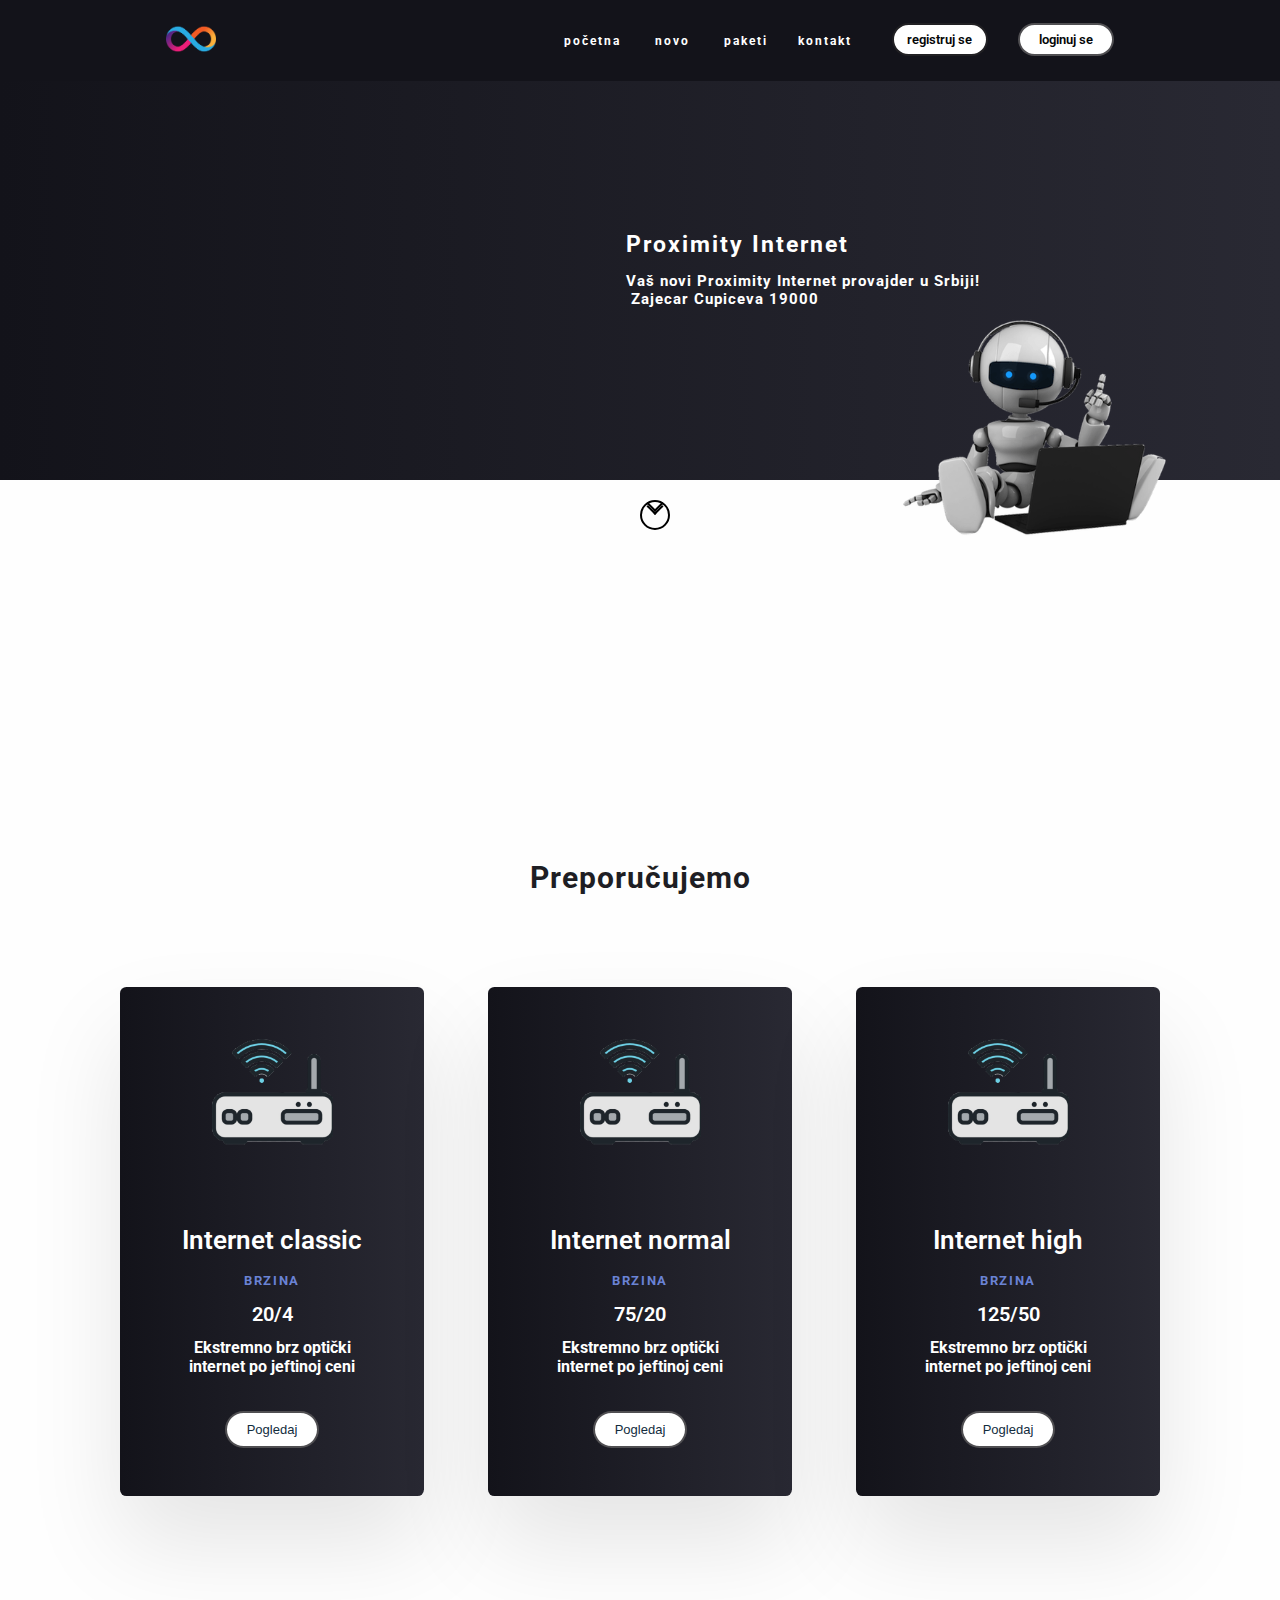
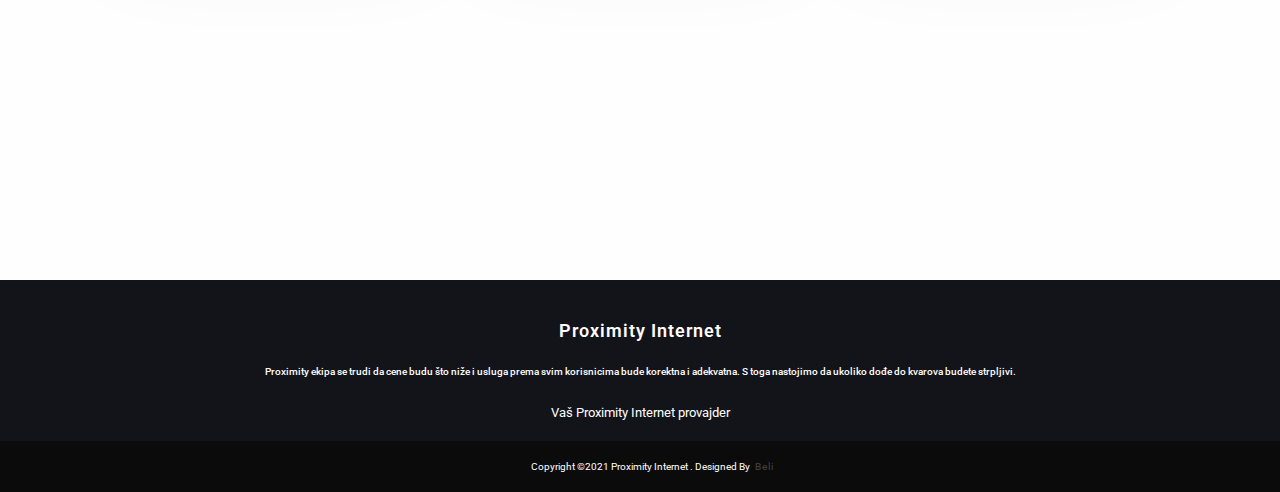
<file: index.html>
<!DOCTYPE html>
<html>
    <head>

        <!-- Tagovi -->

        <meta charset="UTF-8">
        <meta name="viewport" content="width=device-width, initial-scale=1.0">
        <meta name="description" content="Proximity Internet Provajder">
        <meta name="keywords" content="Internet,Provajder,Srpski provajder">
        <meta name="author" content="Aleksandar Belic">
        <!-- kraj -->

        <!-- style -->
        
        <title>.::Proximity::.</title>
        <link rel="stylesheet" href="style.css">
        <link rel="shortcut icon" type="image/png" href="logo.png">
        <link rel="preconnect" href="https://fonts.googleapis.com">
        <link rel="preconnect" href="https://fonts.gstatic.com" crossorigin>
        <link rel="preconnect" href="https://fonts.googleapis.com">
        <link rel="preconnect" href="https://fonts.gstatic.com" crossorigin>
        <link href="https://fonts.googleapis.com/css2?family=Open+Sans:wght@300&family=Roboto:wght@100;300&display=swap" rel="stylesheet">
        <!-- kraj style -->

    <body> 
       
       <!-- prva strana -->
       <!-- log in i registracija button u php forma nekad -->
     <section class="strana-1">
       <div class="container22">
         <section class="strana">
        <header class="header">
            <nav>
              <a href="index.html">
            <img class="logo" src="logo.png" alt="" width="50px;" height="50px" class="logo" >
            </a>
            <div class="tab">
            <ul class="linkovi">
                <li><a href="index.html" class="cool-link">početna</a></li>
                <li><a href="novo/novo.html" class="cool-link">novo</a></li>
                <li><a href="paketi/paketi.html" class="paket">paketi</a></li>
            </ul>

            <p class="kc"><span class="tooltip" data-tooltip="000-000-0000">kontakt</span></p>
            <a href="registrujse/reg.html">
              <button  class="registracija">registruj se</button>
              </a>
              <a href="login/login.html">
              <button class="login">loginuj se</button>
              </a>
            </div>
        </header>
        <!-- gotov tab -->

    <!-- Info sa slikom -->
    <div class="container1">
    <div class="pozadinagornja">
    <div class="info">
         <img src="robot.png" alt="" class="robot">
            <div class="celina">
                <h2 class="naslov">Proximity Internet</h2>
                <p class="vas"><strong>Vaš novi Proximity Internet provajder u Srbiji!</strong></p>
                <a href="https://www.google.com/maps/place/%C4%8Cupi%C4%87eva,+%D0%97%D0%B0%D1%98%D0%B5%D1%87%D0%B0%D1%80/@43.9022582,22.2653335,17z/data=!3m1!4b1!4m5!3m4!1s0x47547344c3006b6b:0xc0fa3605ce7b99ca!8m2!3d43.9022544!4d22.2675222" class="adresa" target="_blank"><strong>Zajecar Cupiceva 19000</strong></a></p>
            </div>
            <a href="#strana2">
            <div class="dolebutton"></div>
        </div>
      </a>
      </div>
      </div>
      </section>
      <!-- kraj prve strane -->
      <!-- kraj info -->
    
       <!-- druga strana -->
      <section id="strana2">
        
        
    <!-- kartice -->
    <h2 class="preporuka">Preporučujemo</h2>
    <div class="sve">
      <div class="grid">
        <div class="grid-item">
          <div class="kartica">
            <img class="card-img" src="modem.png" alt="" />
            <div class="card-content">
              <h1 class="card-header">Internet classic</h1>
              <h2 class="nazivpaketa">BRZINA</h2>
              <h3 class="protokol">20/4</h3>
              <h4 class="infopaketa">Ekstremno brz optički internet po jeftinoj ceni</h4>
              <a href="kartica/kartica.html" class="lin">
              <button class="card-btn">Pogledaj</button>
            </a>
            </div>
          </div>
        </div>
        <div class="grid-item">
          <div class="kartica">
            <img class="card-img" src="modem.png" alt=""/>
            <div class="card-content">
              <h1 class="card-header">Internet normal</h1>
              <h2 class="nazivpaketa">BRZINA</h2>
              <h3 class="protokol">75/20</h3>
              <h4 class="infopaketa">Ekstremno brz optički internet po jeftinoj ceni</h4>
              <a href="kartica/kartica.html" class="lin">
              <button class="card-btn">Pogledaj </button>
              </a>
            </div>
          </div>
        </div>
        <div class="grid-item">
          <div class="kartica">
            <img class="card-img" src="modem.png" alt="" />
            <div class="card-content">
              <h1 class="card-header">Internet high</h1>
              <h2 class="nazivpaketa">BRZINA</h2>
              <h3 class="protokol">125/50</h3>
              <h4 class="infopaketa">Ekstremno brz optički internet po jeftinoj ceni</h4>
              <a href="kartica/kartica.html" class="lin">
              <button class="card-btn">Pogledaj</button>
              </a>
            </div>
          </div>
        </div>
      </div>  
     </div>
     </div>
     </section>
<!-- kraj kartica -->
    


      <!-- Footer -->
     
        <footer>
            <div class="footer-content">
                <h3>Proximity Internet</h3>
                <p>Proximity ekipa se trudi da cene budu što niže i usluga prema svim korisnicima bude korektna i adekvatna.
                    S toga nastojimo da ukoliko dođe do kvarova budete strpljivi.</p>
                 <a href="#" class="provajder">Vaš Proximity Internet provajder</a>
             </div>
             <div class="footer-bottom">
                 <p>Copyright &copy;2021 Proximity Internet . Designed By <span class="athname">Beli</span></p>
             </div>
        </footer>
       
        <!-- gotov Footer -->
        
        
    </body>
</html>
</file>
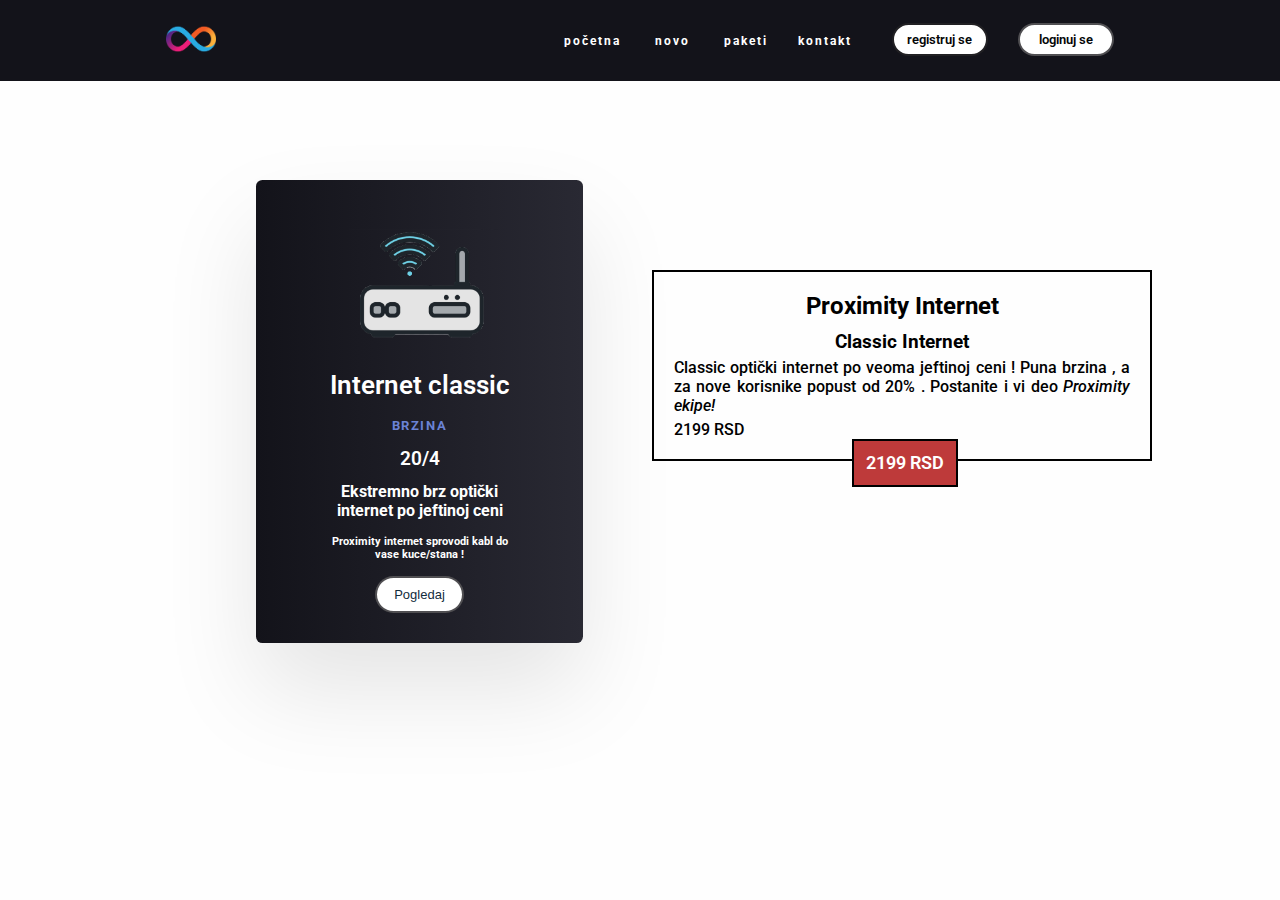
<file: kartica/kartica.html>
<!DOCTYPE html>
<html lang="en">
<head>
    <meta charset="UTF-8">
    <meta name="viewport" content="width=device-width, initial-scale=1.0">
    <meta name="description" content="Proximity Internet Provajder">
    <meta name="keywords" content="Internet,Provajder,Srpski provajder">
    <meta name="author" content="Aleksandar Belic">
    <title>.::Proximity::.</title>
    <link rel="stylesheet" href="kartica.css">
    <link rel="shortcut icon" type="image/png" href="logo.png">
    <link rel="preconnect" href="https://fonts.googleapis.com">
    <link rel="preconnect" href="https://fonts.gstatic.com" crossorigin>
    <link rel="preconnect" href="https://fonts.googleapis.com">
    <link rel="preconnect" href="https://fonts.gstatic.com" crossorigin>
    <link href="https://fonts.googleapis.com/css2?family=Open+Sans:wght@300&family=Roboto:wght@100;300&display=swap" rel="stylesheet">
</head>
<body>
    
    <header class="header">
        <nav>
          <a href="index.html">
        <img class="logo" src="logo.png" alt="" width="50px;" height="50px" class="logo" >
        </a>
        <div class="tab">
        <ul class="linkovi">
            <li><a href="../index.html" class="cool-link">početna</a></li>
            <li><a href="../novo/novo.html" class="cool-link">novo</a></li>
            <li><a href="../paketi/paketi.html" class="paket">paketi</a></li>
        </ul>

        <p class="kc"><span class="tooltip" data-tooltip="000-000-0000">kontakt</span></p>
        <a href="../registrujse/reg.html">
          <button  class="registracija">registruj se</button>
          </a>
          <a href="../login/login.html">
          <button class="login">loginuj se</button>
          </a>
        </div>
    </header>
    <!-- box -->
     <div class="container">
         <div class="box">
           <div class="sv">
           <img class="card-img" src="modem.png" alt="" />
            <div class="card-content">
             <h1 class="card-header">Internet classic</h1>
             <h2 class="nazivpaketa">BRZINA</h2>
             <h3 class="protokol">20/4</h3>
             <h4 class="infopaketa">Ekstremno brz optički internet po jeftinoj ceni</h4>
             <h5 class="kabl">Proximity internet sprovodi kabl do vase kuce/stana !</h5>
             <button class="card-btn">Pogledaj</button>
            </div>
             </div>
           </div>
         <div class="tekst">
            <h1 >Proximity Internet</h1>
            <h2 >Classic Internet</h2>
            <p class="opis">Classic optički internet po veoma jeftinoj ceni ! Puna brzina , a za nove korisnike popust od 20% . Postanite i vi deo <em>Proximity ekipe!</em></p>
            <p class="cena">2199 RSD</p>
            <a href="#" class="cenaa">2199 RSD</a>
         </div>
     </div>
</body>
</html>
</file>
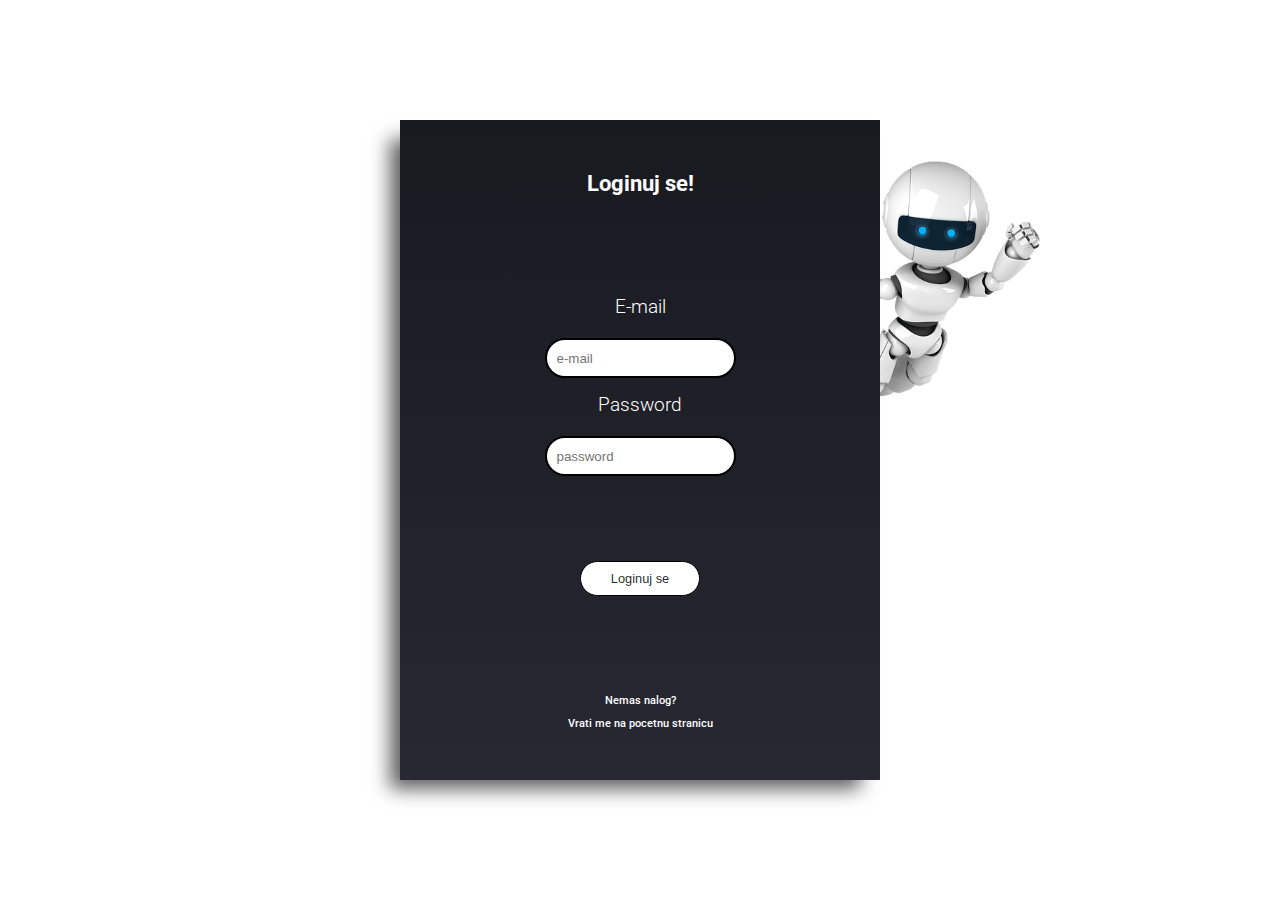
<file: login/login.html>
<!DOCTYPE html>
<html lang="en">
<head>
    <meta charset="UTF-8">
        <meta name="viewport" content="width=device-width, initial-scale=1.0">
        <meta name="description" content="Proximity Internet Provajder">
        <meta name="keywords" content="Internet,Provajder,Srpski provajder">
        <meta name="author" content="Aleksandar Belic">

        <link rel="stylesheet" href="style.css">
        <link rel="shortcut icon" type="image/png" href="logo.png">
        <link rel="preconnect" href="https://fonts.googleapis.com">
        <link rel="preconnect" href="https://fonts.gstatic.com" crossorigin>
        <link rel="preconnect" href="https://fonts.googleapis.com">
        <link rel="preconnect" href="https://fonts.gstatic.com" crossorigin>
        <link href="https://fonts.googleapis.com/css2?family=Open+Sans:wght@300&family=Roboto:wght@100;300&display=swap" rel="stylesheet">
        <title>Loginuj se</title>
</head>
<body>

    <div class="container">
        <div class="robot">
            <img src="robotl1.png" alt="robot" class="robot1">
        </div>
         <div class="box">
             <p class="naslov">Loginuj se!</p>
            <div class="inp">
                <p class="em">E-mail</p>
                <input type="email" placeholder="e-mail" required class="inp1" required>
                <p class="em">Password</p>
                <input type="password" placeholder="password" required class="inp2" required>
            </div>
            <button id="logis">Loginuj se</button>
            <div class="par">
            <a href="../registrujse/reg.html" class="nemas">Nemas nalog?</a>
            <a href="../index.html" class="vratime">Vrati me na pocetnu stranicu</a> 
            </div>
        </div>
        </div>
     </div>
    
</body>
</html>
</file>
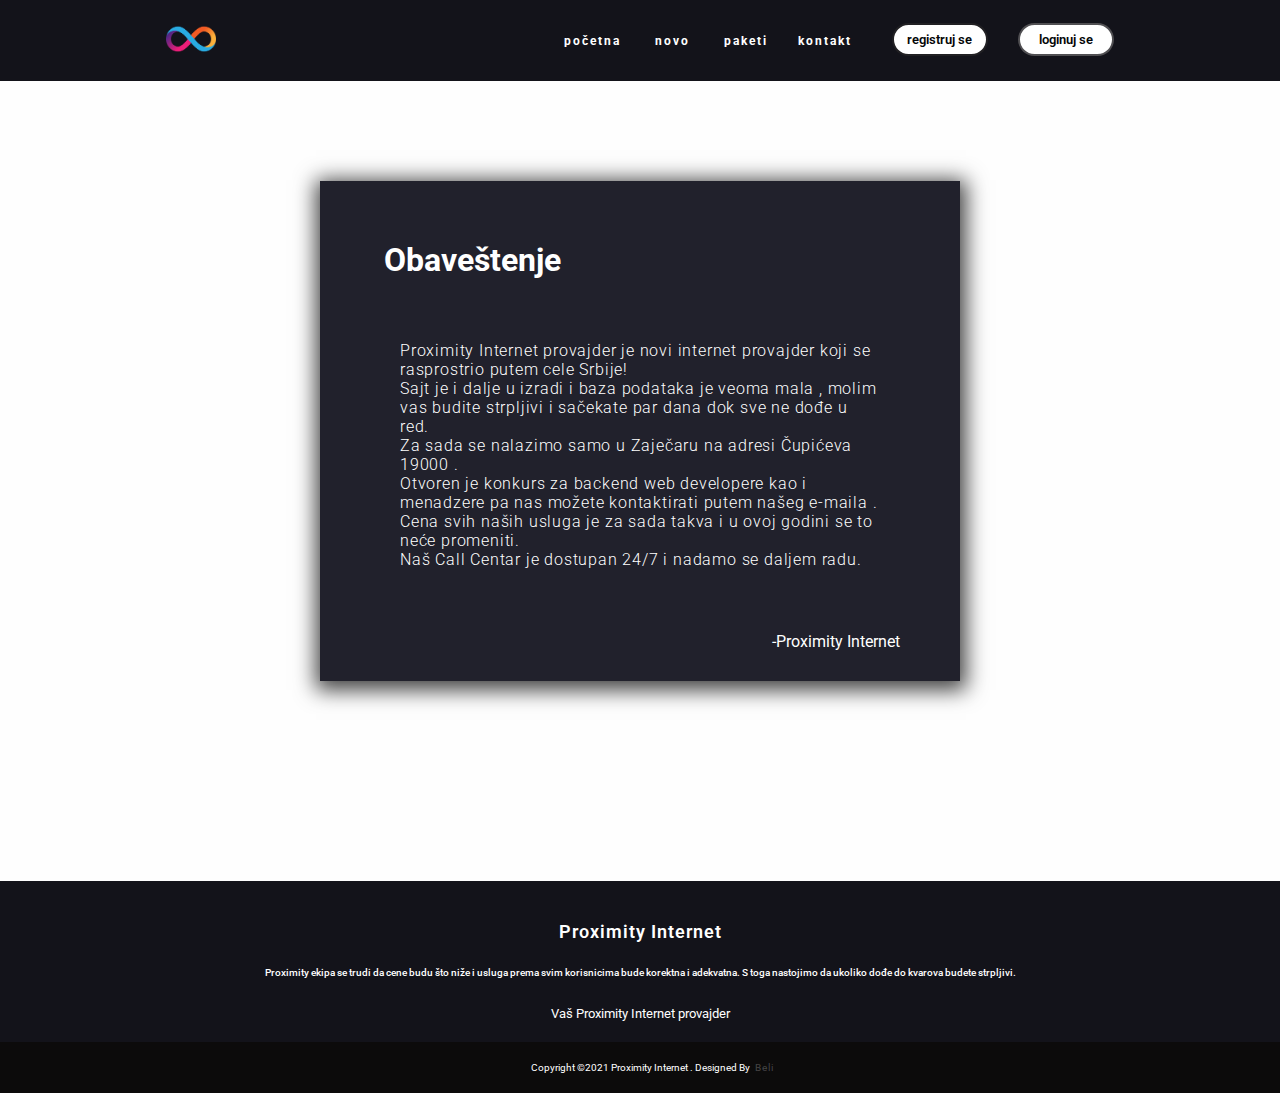
<file: novo/novo.html>
<!DOCTYPE html>
<html>
    <head>

        <!-- Tagovi -->

        <meta charset="UTF-8">
        <meta name="viewport" content="width=device-width, initial-scale=1.0">
        <meta name="description" content="Proximity Internet Provajder">
        <meta name="keywords" content="Internet,Provajder,Srpski provajder">
        <meta name="author" content="Aleksandar Belic">
        <!-- kraj -->

        <!-- style -->
        
        <title>.::Proximity::.</title>
        <link rel="stylesheet" href="novo.css">
        <link rel="shortcut icon" type="image/png" href="logo.png">
        <link rel="preconnect" href="https://fonts.googleapis.com">
        <link rel="preconnect" href="https://fonts.gstatic.com" crossorigin>
        <link rel="preconnect" href="https://fonts.googleapis.com">
        <link rel="preconnect" href="https://fonts.gstatic.com" crossorigin>
        <link href="https://fonts.googleapis.com/css2?family=Open+Sans:wght@300&family=Roboto:wght@100;300&display=swap" rel="stylesheet">
        <!-- kraj style -->
        <body> 
       
         
            <div class="container22">
              <section class="strana">
             <header class="header">
                 <nav>
                   <a href="index.html">
                 <img class="logo" src="logo.png" alt="" width="50px;" height="50px" class="logo" >
                 </a>
                 <div class="tab">
                  <ul class="linkovi">
                      <li><a href="..//index.html" class="cool-link">početna</a></li>
                      <li><a href="..//novo/novo.html" class="cool-link">novo</a></li>
                      <li><a href="../paketi/paketi.html" class="paket">paketi</a></li>
                  </ul>
      
                  <p class="kc"><span class="tooltip" data-tooltip="000-000-0000">kontakt</span></p>
                  <a href="../registrujse/reg.html">
                    <button  class="registracija">registruj se</button>
                    </a>
                    <a href="../login/login.html">
                    <button class="login">loginuj se</button>
                    </a>
                  </div>
                 </nav>
             </header>
           <div class="strana">
           <div class="container">
               <p class="distributer">-Proximity Internet</p>
               <div class="objekat">
                   <div class="tekst1">
                     <h1 class="obv">Obaveštenje</h1>
                </div>
                       <div class="tekst2">
                         <p class="veliki">Proximity Internet provajder je novi internet provajder koji se rasprostrio putem cele Srbije!<br>
                            Sajt je i dalje u izradi i baza podataka je veoma mala , molim vas budite strpljivi i sačekate par dana dok sve ne dođe u red.<br>
                             Za sada se nalazimo samo u Zaječaru na adresi Čupićeva 19000 .<br>Otvoren je konkurs za backend web developere kao i menadzere pa nas možete kontaktirati putem našeg e-maila . <br>
                             Cena svih naših usluga je za sada takva i u ovoj godini se to neće promeniti.<br>Naš Call Centar je dostupan 24/7 i nadamo se daljem radu.
                         </p>
                        
                       </div>
                   
               </div>
           </div>
          </div>





           <footer>
            <div class="footer-content">
                <h3>Proximity Internet</h3>
                <p>Proximity ekipa se trudi da cene budu što niže i usluga prema svim korisnicima bude korektna i adekvatna.
                    S toga nastojimo da ukoliko dođe do kvarova budete strpljivi.</p>
                 <a href="#" class="provajder">Vaš Proximity Internet provajder</a>
             </div>
             <div class="footer-bottom">
                 <p>Copyright &copy;2021 Proximity Internet . Designed By <span class="athname">Beli</span></p>
             </div>
        </footer>
        </body>
        </html
</file>
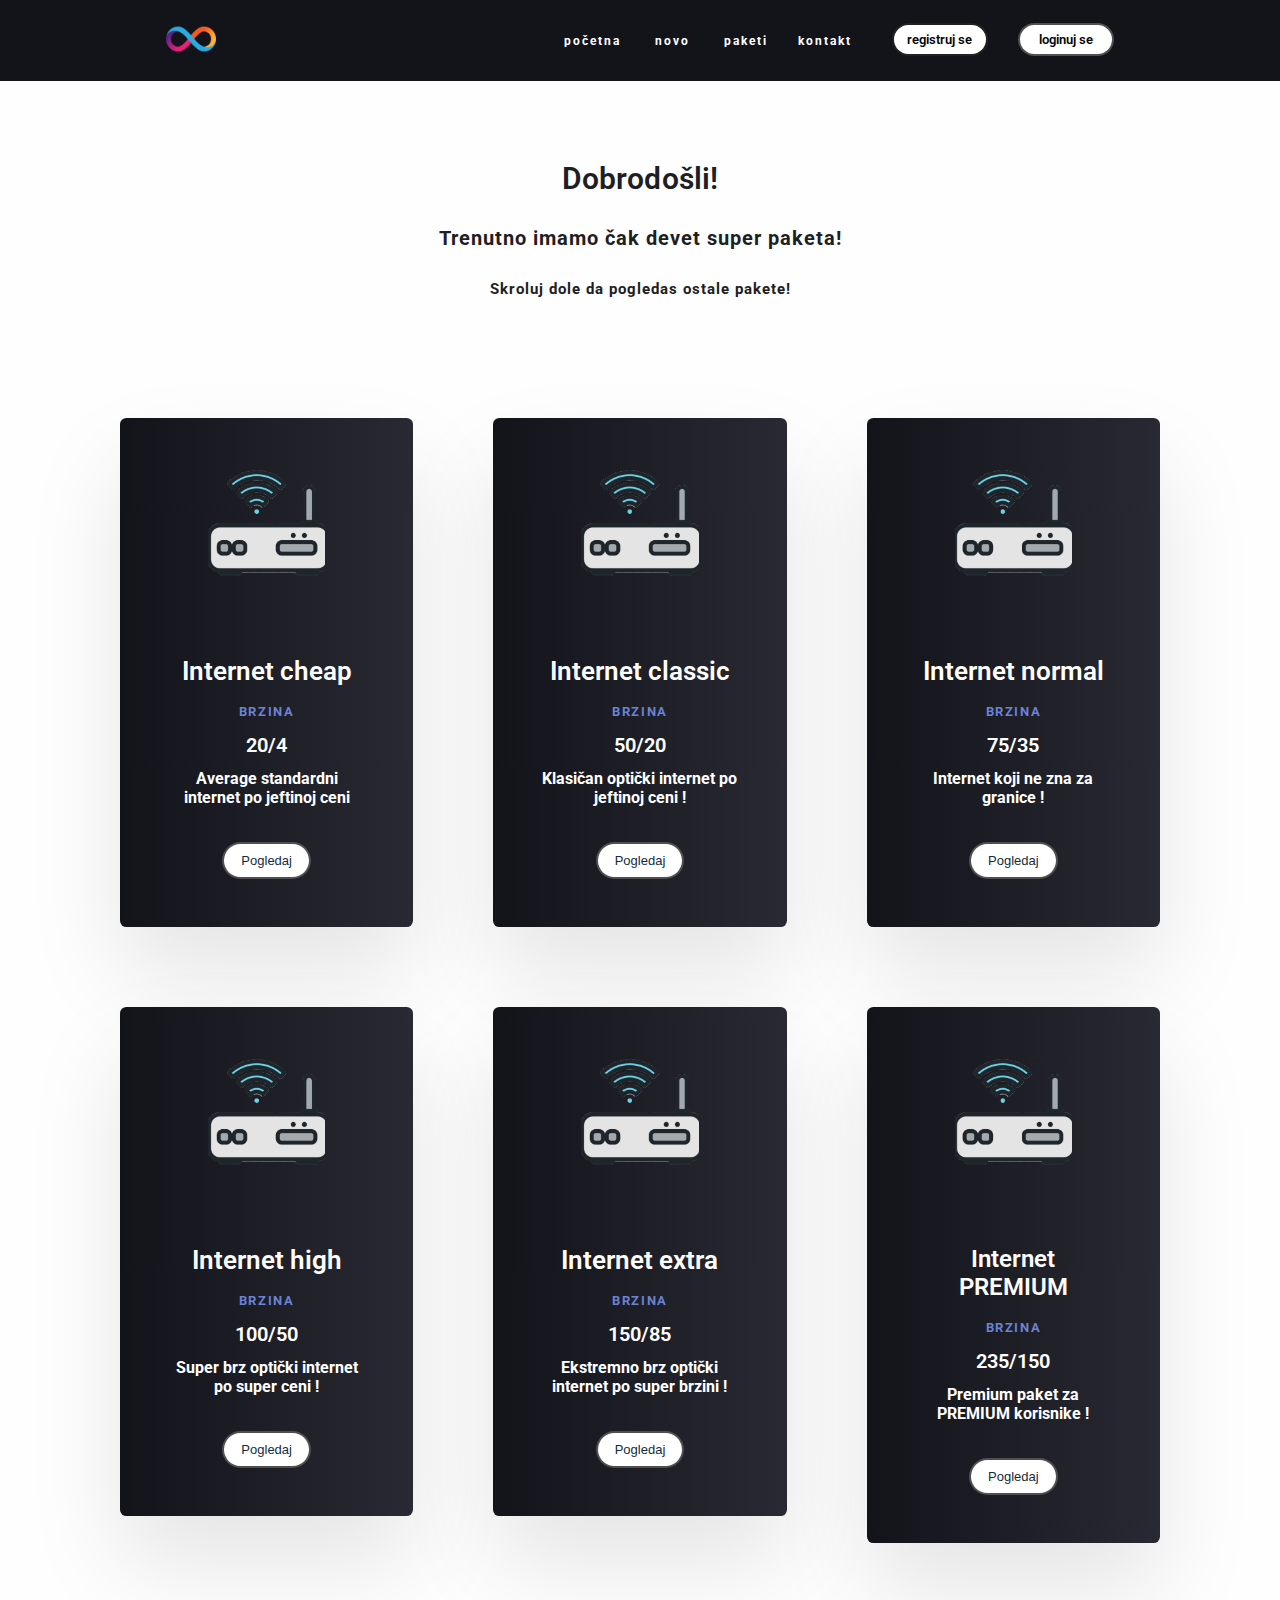
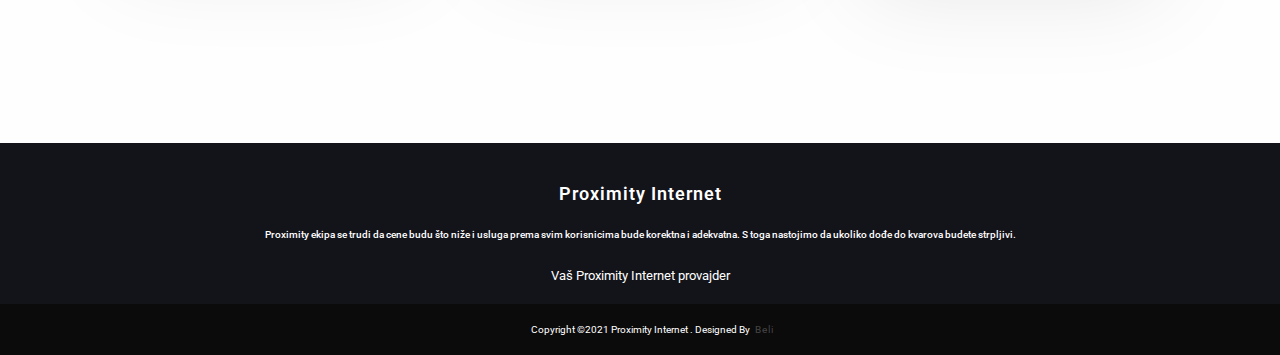
<file: paketi/paketi.html>
<!DOCTYPE html>
<html lang="en">
<head>
        <meta charset="UTF-8">
        <meta name="viewport" content="width=device-width, initial-scale=1.0">
        <meta name="description" content="Proximity Internet Provajder">
        <meta name="keywords" content="Internet,Provajder,Srpski provajder">
        <meta name="author" content="Aleksandar Belic">

        <title>.::Proximity::.</title>
        <link rel="stylesheet" href="paketi.css">
        <link rel="shortcut icon" type="image/png" href="logo.png">
        <link rel="preconnect" href="https://fonts.googleapis.com">
        <link rel="preconnect" href="https://fonts.gstatic.com" crossorigin>
        <link rel="preconnect" href="https://fonts.googleapis.com">
        <link rel="preconnect" href="https://fonts.gstatic.com" crossorigin>
        <link href="https://fonts.googleapis.com/css2?family=Open+Sans:wght@300&family=Roboto:wght@100;300&display=swap" rel="stylesheet">
</head>
<body>
    
    <header class="header">
        <nav>
          <a href="index.html">
        <img class="logo" src="logo.png" alt="" width="50px;" height="50px" class="logo" >
        </a>
        <div class="tab">
        <ul class="linkovi">
            <li><a href="../index.html" class="cool-link">početna</a></li>
            <li><a href="../novo/novo.html" class="cool-link">novo</a></li>
            <li><a href="" class="paket">paketi</a></li>
        </ul>

        <p class="kc"><span class="tooltip" data-tooltip="000-000-0000">kontakt</span></p>
        <a href="../registrujse/reg.html">
          <button  class="registracija">registruj se</button>
          </a>
          <a href="../login/login.html">
          <button class="login">loginuj se</button>
          </a>
        </div>
    </header>
    <!-- container paketa -->
    
    <!-- naslov -->

    <h1 class="glavninaslov">Dobrodošli!</h1>
    <p class="opis">Trenutno imamo čak devet super paketa!</p>
    <p class="opis2">Skroluj dole da pogledas ostale pakete!</p>
     <div class="container">
         <div class="boxevi">
            <div class="grid">
                <div class="grid-item">
                  <div class="kartica">
                    <img class="card-img" src="modem.png" alt="" />
                    <div class="card-content">
                      <h1 class="card-header">Internet cheap</h1>
                      <h2 class="nazivpaketa">BRZINA</h2>
                      <h3 class="protokol">20/4</h3>
                      <h4 class="infopaketa">Average standardni internet po jeftinoj ceni </h4>
                      <button class="card-btn">Pogledaj</button>
                    </div>
                  </div>
                </div>
                <div class="grid-item">
                  <div class="kartica">
                    <img class="card-img" src="modem.png" alt=""/>
                    <div class="card-content">
                      <h1 class="card-header">Internet classic</h1>
                      <h2 class="nazivpaketa">BRZINA</h2>
                      <h3 class="protokol">50/20</h3>
                      <h4 class="infopaketa">Klasičan optički internet po jeftinoj ceni !</h4>
                      <button class="card-btn">Pogledaj </button>
                    </div>
                  </div>
                </div>
                <div class="grid-item">
                  <div class="kartica">
                    <img class="card-img" src="modem.png" alt="" />
                    <div class="card-content">
                      <h1 class="card-header">Internet normal</h1>
                      <h2 class="nazivpaketa">BRZINA</h2>
                      <h3 class="protokol">75/35</h3>
                      <h4 class="infopaketa">Internet koji ne zna za granice !</h4>
                      <button class="card-btn">Pogledaj</button>
                    </div>
                  </div>
                </div>
                <!--  -->
                <div class="grid-item">
                    <div class="kartica">
                      <img class="card-img" src="modem.png" alt="" />
                      <div class="card-content">
                        <h1 class="card-header">Internet high</h1>
                        <h2 class="nazivpaketa">BRZINA</h2>
                        <h3 class="protokol">100/50</h3>
                        <h4 class="infopaketa">Super brz optički internet po super ceni !</h4>
                        <button class="card-btn">Pogledaj</button>
                      </div>
                    </div>
                  </div>
                  <!--   -->
                  <div class="grid-item">
                    <div class="kartica">
                      <img class="card-img" src="modem.png" alt="" />
                      <div class="card-content">
                        <h1 class="card-header">Internet extra</h1>
                        <h2 class="nazivpaketa">BRZINA</h2>
                        <h3 class="protokol">150/85</h3>
                        <h4 class="infopaketa">Ekstremno brz optički internet po super brzini !</h4>
                        <button class="card-btn">Pogledaj</button>
                      </div>
                    </div>
                  </div>
                  <!--  -->
                  <div class="grid-item">
                    <div class="kartica">
                      <img class="card-img" src="modem.png" alt="" />
                      <div class="card-content">
                        <h1 class="card-header-pos">Internet PREMIUM</h1>
                        <h2 class="nazivpaketa">BRZINA</h2>
                        <h3 class="protokol">235/150</h3>
                        <h4 class="infopaketa">Premium paket za PREMIUM korisnike !</h4>
                        <button class="card-btn">Pogledaj</button>
                      </div>
                    </div>
                  </div>
              </div>  
             </div>
             </div>
         </div>
     </div>

     <footer>
        <div class="footer-content">
            <h3>Proximity Internet</h3>
            <p>Proximity ekipa se trudi da cene budu što niže i usluga prema svim korisnicima bude korektna i adekvatna.
                S toga nastojimo da ukoliko dođe do kvarova budete strpljivi.</p>
             <a href="#" class="provajder">Vaš Proximity Internet provajder</a>
         </div>
         <div class="footer-bottom">
             <p>Copyright &copy;2021 Proximity Internet . Designed By <span class="athname">Beli</span></p>
         </div>
    </footer>
</body>
</html>
</file>
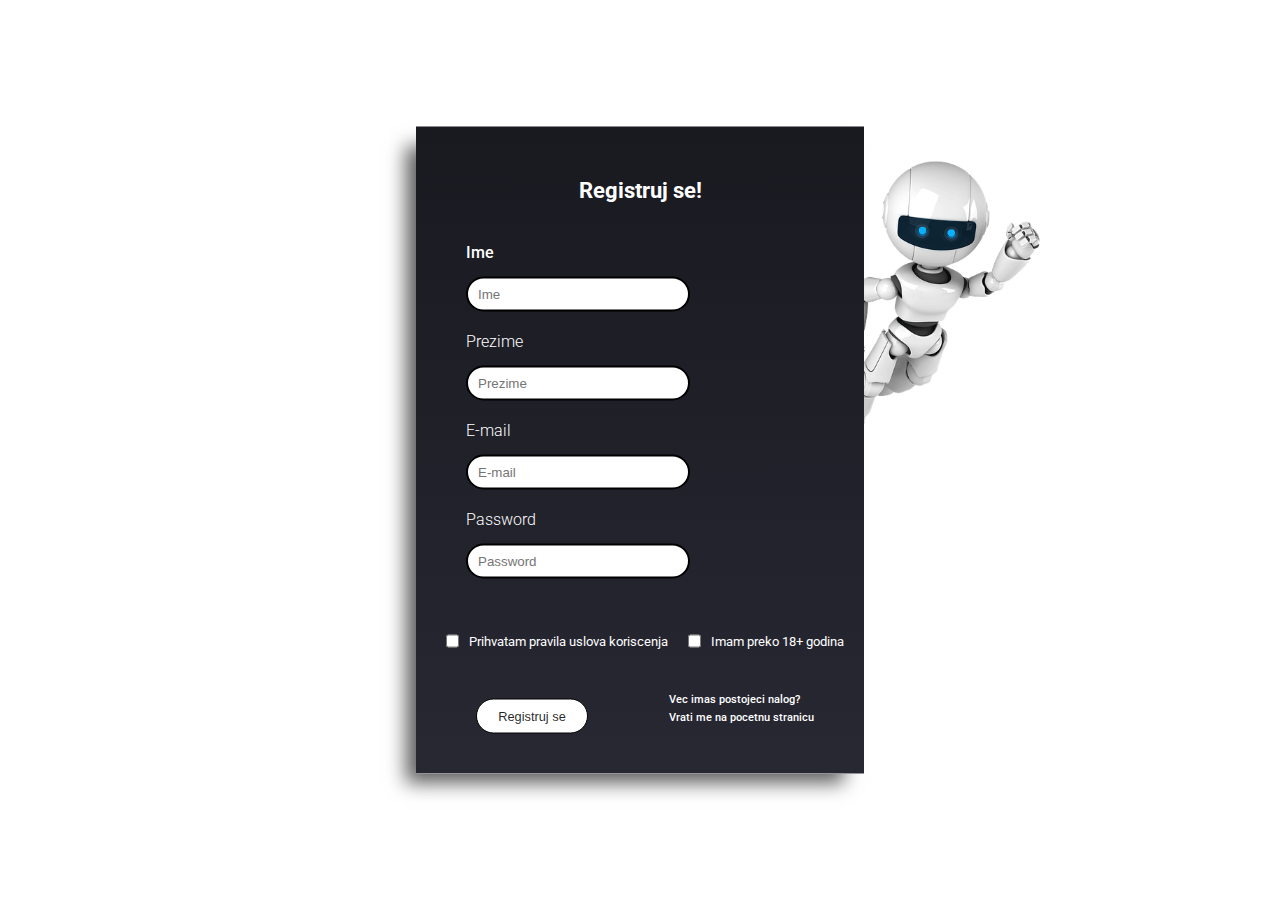
<file: registrujse/reg.html>
<!DOCTYPE html>
<html lang="en">
<head>
    <meta charset="UTF-8">
        <meta name="viewport" content="width=device-width, initial-scale=1.0">
        <meta name="description" content="Proximity Internet Provajder">
        <meta name="keywords" content="Internet,Provajder,Srpski provajder">
        <meta name="author" content="Aleksandar Belic">

        <link rel="stylesheet" href="style.css">
        <link rel="shortcut icon" type="image/png" href="logo.png">
        <link rel="preconnect" href="https://fonts.googleapis.com">
        <link rel="preconnect" href="https://fonts.gstatic.com" crossorigin>
        <link rel="preconnect" href="https://fonts.googleapis.com">
        <link rel="preconnect" href="https://fonts.gstatic.com" crossorigin>
        <link href="https://fonts.googleapis.com/css2?family=Open+Sans:wght@300&family=Roboto:wght@100;300&display=swap" rel="stylesheet">
        <title>Registruj se</title>
</head>
 <body>

      <div class="container">
         <div class="robot">
             <img src="robotl1.png" alt="robot" class="robot1">
         </div>
          <div class="box">
              <p class="naslov">Registruj se!</p>
              <div class="inp">
              <p class="ime">Ime</p>
              <input type="text" placeholder="Ime" required id="inp">
              <p class="prezime">Prezime</p>
              <input type="text" placeholder="Prezime" required id="inp">
              <p class="e-mail">E-mail</p>
              <input type="email" placeholder="E-mail" required id="inp">
              <p class="sifra">Password</p>
              <input type="password" placeholder="Password" required id="inp">
            </div>
            <div class="butoni">
               <input type="checkbox" required class="cek"><span><p class="prih">Prihvatam pravila uslova koriscenja</p></span>
               <input type="checkbox" required class="cek"><span><p>Imam preko 18+ godina</p></span>
            </div>
             <a href="uspesno.html">
              <button id="regis">Registruj se</button>
              </a>
            <div class="vrati">
             <a href="../login/login.html" class="lgo">Vec imas postojeci nalog?</a>
             <a href="../index.html" class="vratime">Vrati me na pocetnu stranicu</a> 
             
             </div>
          </div>
      </div>

</body>
</html>
</file>
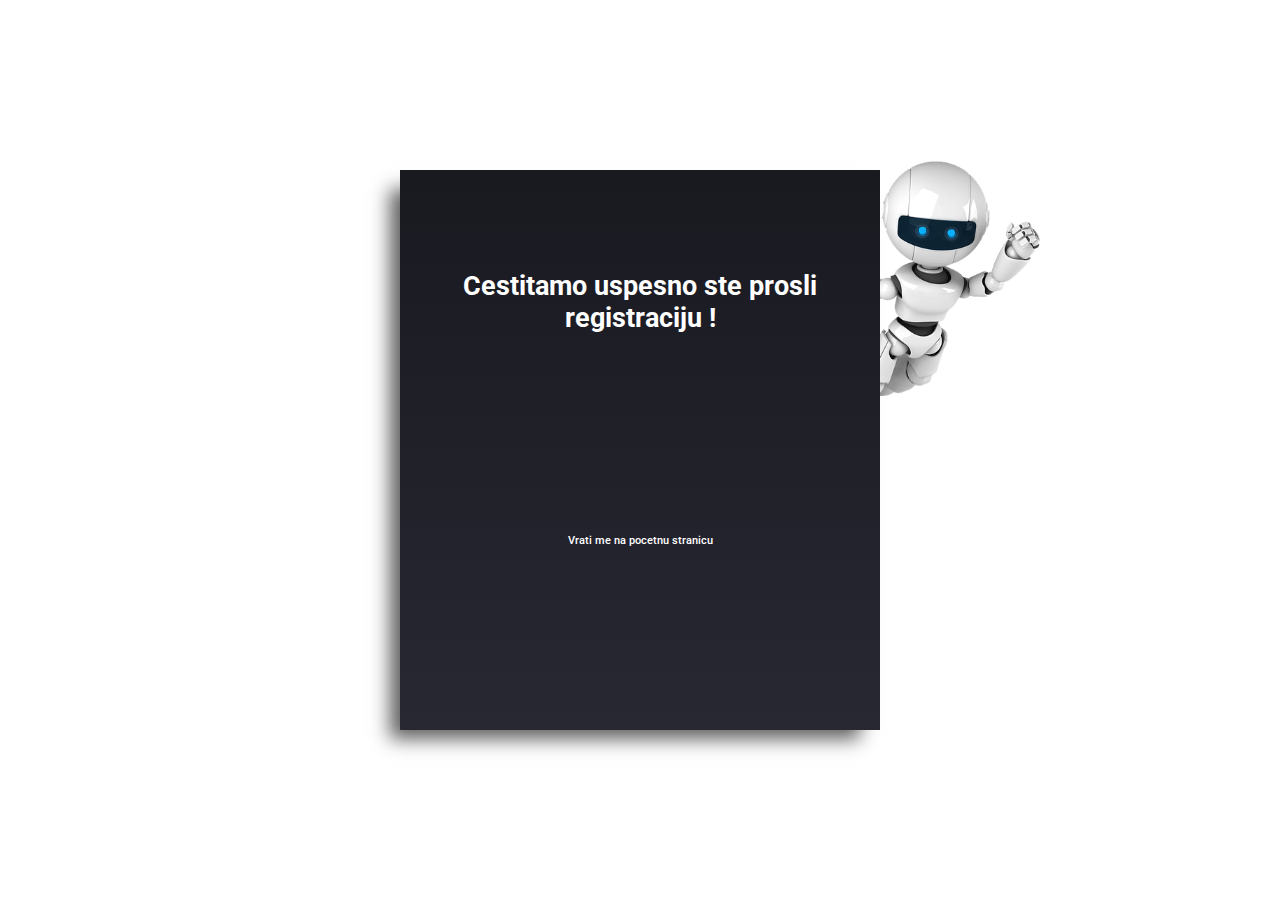
<file: registrujse/uspesno.html>
<!DOCTYPE html>
<html lang="en">
<head>
    <meta charset="UTF-8">
    <meta name="viewport" content="width=device-width, initial-scale=1.0">
    <meta name="description" content="Proximity Internet Provajder">
    <meta name="keywords" content="Internet,Provajder,Srpski provajder">
    <meta name="author" content="Aleksandar Belic">

    <link rel="stylesheet" href="uspesno.css">
    <link rel="shortcut icon" type="image/png" href="logo.png">
    <link rel="preconnect" href="https://fonts.googleapis.com">
    <link rel="preconnect" href="https://fonts.gstatic.com" crossorigin>
    <link rel="preconnect" href="https://fonts.googleapis.com">
    <link rel="preconnect" href="https://fonts.gstatic.com" crossorigin>
    <link href="https://fonts.googleapis.com/css2?family=Open+Sans:wght@300&family=Roboto:wght@100;300&display=swap" rel="stylesheet">
    <title>Cestitamo !</title>
</head>
<body>
    <div class="container">
        <div class="robot">
        <img src="robotl1.png" alt="robot" class="robot1">
    </div>
        <div class="box">
            
            <p class="tekst">Cestitamo uspesno ste prosli registraciju !</p>
            
            <a href="../index.html" class="dec">
                <p class="vrati">Vrati me na pocetnu stranicu</p>
            </a> 
        </div>
    </div>
    
</body>
</html>
</file>
<file: style.css>
*{
    margin:0;
    padding:0;
    box-sizing: border-box;
}
html{
    scroll-behavior:smooth;
}

body{
    font-family: 'Open Sans', sans-serif;
    font-family: 'Roboto', sans-serif;
    width:100%;
    min-height:100vh;
    background-color:rgba(126, 124, 124, 0.007);
    overflow-y:scroll;
    scroll-snap-type: y mandatory;

    
}
.strana1{
    height:100vh;
    scroll-snap-align:start;
}
#strana2{
    height: 100vh;
    scroll-snap-align: start;
}


.header{
    top:0;
    width:100%
    
}

nav {
    justify-content:space-around;
    position:relative;
    display:flex;
    align-items: center;
    min-height:9vh;
    background-color:#13131a;
}
nav .logo{
    cursor:pointer;
    
}

nav ul li{
    padding:15px;
    display:inline-block;
    list-style:none;
}

nav li a{
    font-size:12px;
    color:white;
    letter-spacing: 2px;
    text-decoration: none;
    font-weight:bold;
}
.kc{
  padding-top:19px;
  margin-left:15px;
  color:#fff;
  font-weight:bold;
  letter-spacing:2px;
  font-size:12px;
  margin-bottom:10px;
  position: relative;
}

.tooltip:before {
  content: attr(data-tooltip);
  position: absolute;
  width:150px;
  background-color: #111116;
  color: #fff;
  text-align: center;
  padding: 10px;
  line-height: 1.2;
  
  border:1px solid #fff;
  z-index: 1;
  opacity: 0;
  transition: opacity .6s;
  bottom:-140%;
  left: 100%;
  margin-left: -110px;
  font-size: 16px;
  visibility: hidden;
  
}


.tooltip:after {
  content: "";
  position: absolute;
  top:100%;
  left:50%;
  margin-left: -5px;
  border-width: 5px;
  border-style: solid;
  opacity: 0;
  transition: opacity .6s;
  border-color: #fff transparent transparent transparent;
  visibility: hidden;
}

.tooltip:hover:before, .tooltip:hover:after {
  opacity: 1;
  visibility: visible;
}



.tab{
  display:inline-flex;

}
.cool-link::after{
    content: '';
    display:block;
    width:0;
    height:2px;
    background:#fff;
    transition:width .3s;
}
.cool-link:hover::after{
    width:100%;
    transition: width .3s;
}

.paket:hover{
  color:rgba(255, 255, 255, 0.562);
}
/* butoni */

.registracija {
    
    outline:none;
    border:solid 2px #0a090ce7;
    font-family: 'Roboto', sans-serif;
    font-size:13px;
    font-weight:600;
    line-height: 1;
    margin-top:8px;
    padding:8px;
    margin-left:40px;
    border-radius:30px;
    background:#ffffff;
    color:#040607;
    cursor:pointer;
    transition: all 0.3 linear;
    width:6rem;
  }
  
  .registracija span {
    margin-left: 1rem;
    transition: 0.5s;
  }
  
  .registracija:hover,
  .registracija:active {
    background-color: #afb1b400;
    color:#fff;
    transition: 0.5s;
    font-size:13px;
    font-weight:600px;
    border:solid 1px #fff;
  }
  
  .registracija:hover span,
  .registracija:active span{
    transition: 1.5s;
    margin-left: 1.5rem;
  }
  
  .login {
    outline:none;
    border:solid 2px #0a090cb6;
    font-family: 'Roboto', sans-serif;
    font-size:13px;
    font-weight:600;
    line-height: 1;
    margin-top:8px;
    margin-left:30px;
    padding:8px;
    border-radius:30px;
    background:#ffffff;
    color:#040607;
    cursor:pointer;
    transition: all 0.3 linear;
    width: 6rem;
  }
  
  .login span {
    margin-left: 1rem;
    transition: 0.5s;
  }
  
  .login:hover,
  .login:active {
    background-color: #afb1b400;
    color:#fff;
    transition: 0.5s;
    font-size:13px;
    font-weight:600px;
    border:solid 1px #fff;
  }
  
  .login:hover span,
  .login:active span{
    transition: 1.5s;
    margin-left: 1.5rem;
  }




/* container sa robotom */
.container1{
    width:100%;
}
.pozadinagornja{
    background-image: linear-gradient(to right, #13131a,#292933 );
    position: relative;
}

.info{
    justify-content:right;
    display:flex;
    margin-right:100px;
    
}

.robot{
    position:absolute;
    width:290px;
    height:300px;
    margin-top:200px;
    
    
} 

.celina{
    padding:130px 200px 170px 20px;
    font-size:15px;
    margin-top:20px;
}

.dolebutton {
    height: 30px;
    width: 30px;
    border: 2px solid black;
    position: absolute;
    left: 50%;
    bottom: -50px;
    border-radius: 40px;
    
    
    
  }
  .dolebutton::before,
  .dolebutton::after {
    content: "";
    position: absolute;
    top: 20%;
    left: 50%;
    height: 10px;
    width: 10px;
    transform: translate(-50%, -80%) rotate(45deg);
    border: 2px solid black;
    border-top: transparent;
    border-left: transparent;
    animation: scroll-down 1s ease-in-out infinite;
  
    
  }
  .dolebutton::before {
    top: 30%;
    animation-delay: 0.5s;
    /* animation: scroll-down 1s ease-in-out infinite; */
  }
  
  @keyframes scroll-down {
    0% {
      /* top:20%; */
      opacity: 0;
    }
    30% {
      opacity: 1;
    }
    60% {
      opacity: 1;
    }
    100% {
      top: 90%;
      opacity: 0;
    }
  }



.naslov{
    color:white;
    font-weight:bolder;
    letter-spacing: 2px;
}

.vas{
    color:white;
    letter-spacing: 1px;
    padding-top:15px;
   
    
}
.adresa {
    color:white;
    padding-top:10px;
    padding-left:5px;
    letter-spacing: 1px;
    cursor:pointer;
    text-decoration:none;
    font-size:15px;
}
.adresa::after{
    content: '';
    display:block;
    width:0;
    height:2px;
    background:#fff;
    transition:width .3s;
}
.adresa:hover::after{
    width:57%;
    transition: width .5s;
}

/* preporuke */


.preporuka{
    margin-top:300px;
    color:#1e1e24;
    font-size:30px;
    font-weight:700;
    letter-spacing: 1px;
    text-align: center;
    margin-bottom:50px;
    padding-top:80px;
}
.preporuka::after{
    margin:auto;
    content: '';
    display:block;
    width:0;
    height:2px;
    background:black;
    transition:width .3s;
}
.preporuka:hover::after{
    width:15%;
    transition: width .5s;
}



/* kartice */

.sve{
    justify-content: center;
    align-items: center;
    position: relative;
    width:100%;
    
}


.grid {
    padding-top:40px;
    margin-left:auto;
    margin-right: auto;
    justify-content: center;
    align-items: center;
    display:flex;
    width:65em;
    grid-gap: 4rem;
    grid-template-columns: repeat(auto-fit, minmax(30rem, 1fr));
    align-items: start;
  }
  
  .grid-item {
    background-image: linear-gradient(to right, #13131a,#292933 );
    border-radius: 0.4rem;
    overflow: hidden;
    box-shadow: 0 3rem 6rem rgba(0, 0, 0, 0.1);
    cursor: pointer;
    transition: 0.5s;
  }
  
  .grid-item:hover {
    transform: translateY(-5%);
    box-shadow: 2px 7px 16px 7px rgba(0, 0, 0, 0.589);
  }
  
  .card-img {
    display: block;
    width: 40%;
    margin-left:auto;
    margin-right: auto;
    margin-top:30px;
    height: 10rem;
    object-fit: cover;
  }
  
  .card-content {
    padding: 3rem;
  }
  
  .card-header {
    text-align: center;
    font-size: 1.6rem;
    font-weight: 600;
    color: #fff;
    margin-bottom:15px;
  }
  
  .nazivpaketa {
    text-align: center;
    font-size: 0.8rem;
    letter-spacing: 0.1rem;
    line-height: 1.7;
    color: rgba(112, 138, 224, 0.945);
    margin-bottom: 10px;
  }
  
  .protokol{
      text-align: center;
      color:#fff;
      font-size:20px;
      font-weight: 600;
      margin-bottom: 10px;
  }
  .protokol::after{
    content: '';
    display:block;
    width:0;
    height:2px;
    background:#fff;
    margin:auto;
    transition:width .3s;
}
.protokol:hover::after{
    width:40%;
    transition: width .3s;
    margin-left:auto;
    margin-right:auto;
}
  .infopaketa{
      text-align: center;
      color:#fff;
      font-size:1rem;
      margin-bottom:35px;
  }
  .card-btn {
    position:relative;
    outline:none;
    display: block;
    border:solid 2px #0a090cb6;
    font-size:13px;
    font-weight:500;
    line-height: 1;
    padding:10px 5px;
    border-radius:30px;
    background:#ffffff;
    color:#122c3d;
    cursor:pointer;
    transition: all 0.3 linear;
    width: 45%;
    margin-left:auto;
    margin-right: auto; 
  }
  
  .card-btn span {
    margin-left: 1rem;
    transition: 0.5s;
  }
  
  .card-btn:hover,
  .card-btn:active {
    background-color: #afb1b400;
    color:#fff;
    transition: 0.5s;
    border:solid 1px #fff;
  }
  
  .card-btn:hover span,
  .card-btn:active span{
    transition: 1.5s;
    margin-left: 1.5rem;
  }
  .lin{
    text-decoration: none;
  }

































/* footer completed */
/* dodaj drustvene mreze nekad */
footer{
    position:relative;
    bottom:-100%;
    left:0;
    right:0;
    background:#13131a;
    height:auto;
    width:100%;
    padding-top:40px;
    color:#fff;
    margin-top:200px;
    
}

.footer-content{
    
    align-items:center;
    justify-content:center;
    text-align:center;
    padding-bottom:20px;
}
.footer-content h3{
    font-size:18px;
    letter-spacing: 1px;
    font-weight:600;
    padding-bottom:10px;
}

.footer-content p{
    font-size:10px;
    margin-top:15px;
    margin-bottom:25px;
    font-weight:500;
   
}
.footer-content .provajder{
    text-decoration: none;
    color:#fff;
    font-size:13px;
    cursor:auto;
    
}


.footer-bottom{
    padding-top:20px;
    padding-bottom:20px;
    background-color:#0c0b0b;
}

.footer-bottom p{
    text-align:center;
    font-size:0.6rem;
}

.athname{
    position:absolute;
    letter-spacing: 1px;
    margin-left:5px;
    color:rgba(255, 254, 254, 0.253);
    cursor:pointer;
}
.athname:hover{
    color:#fff;
    cursor:pointer;
}
/* kraj */
</file>
<file: kartica/kartica.css>
*{
    margin:0;
    padding:0;
    box-sizing: border-box;
}
html{
    scroll-behavior:smooth;
}

body{
    font-family: 'Open Sans', sans-serif;
    font-family: 'Roboto', sans-serif;
    width:100%;
    min-height:100vh;
    background-color:rgba(126, 124, 124, 0.007);
    overflow-y:scroll;
    scroll-snap-type: y mandatory;

    
}

.header{
    top:0;
    width:100%
    
}

nav {
    justify-content:space-around;
    position:relative;
    display:flex;
    align-items: center;
    min-height:9vh;
    background-color:#13131a;
}
nav .logo{
    cursor:pointer;
    
}

nav ul li{
    padding:15px;
    display:inline-block;
    list-style:none;
}

nav li a{
    font-size:12px;
    color:white;
    letter-spacing: 2px;
    text-decoration: none;
    font-weight:bold;
}
.kc{
  padding-top:19px;
  margin-left:15px;
  color:#fff;
  font-weight:bold;
  letter-spacing:2px;
  font-size:12px;
  margin-bottom:10px;
  position: relative;
}

.tooltip:before {
  content: attr(data-tooltip);
  position: absolute;
  width:150px;
  background-color: #111116;
  color: #fff;
  text-align: center;
  padding: 10px;
  line-height: 1.2;
  
  border:1px solid #fff;
  z-index: 1;
  opacity: 0;
  transition: opacity .6s;
  bottom:-140%;
  left: 100%;
  margin-left: -110px;
  font-size: 16px;
  visibility: hidden;
  
}


.tooltip:after {
  content: "";
  position: absolute;
  top:100%;
  left:50%;
  margin-left: -5px;
  border-width: 5px;
  border-style: solid;
  opacity: 0;
  transition: opacity .6s;
  border-color: #fff transparent transparent transparent;
  visibility: hidden;
}

.tooltip:hover:before, .tooltip:hover:after {
  opacity: 1;
  visibility: visible;
}



.tab{
  display:inline-flex;

}
.cool-link::after{
    content: '';
    display:block;
    width:0;
    height:2px;
    background:#fff;
    transition:width .3s;
}
.cool-link:hover::after{
    width:100%;
    transition: width .3s;
}

.paket:hover{
  color:rgba(255, 255, 255, 0.562);
}
/* butoni */

.registracija {
    
    outline:none;
    border:solid 2px #0a090ce7;
    font-family: 'Roboto', sans-serif;
    font-size:13px;
    font-weight:600;
    line-height: 1;
    margin-top:8px;
    padding:8px;
    margin-left:40px;
    border-radius:30px;
    background:#ffffff;
    color:#040607;
    cursor:pointer;
    transition: all 0.3 linear;
    width:6rem;
  }
  
  .registracija span {
    margin-left: 1rem;
    transition: 0.5s;
  }
  
  .registracija:hover,
  .registracija:active {
    background-color: #afb1b400;
    color:#fff;
    transition: 0.5s;
    font-size:13px;
    font-weight:600px;
    border:solid 1px #fff;
  }
  
  .registracija:hover span,
  .registracija:active span{
    transition: 1.5s;
    margin-left: 1.5rem;
  }
  
.login {
  outline:none;
  border:solid 2px #0a090cb6;
  font-family: 'Roboto', sans-serif;
  font-size:13px;
  font-weight:600;
  line-height: 1;
  margin-top:8px;
  margin-left:30px;
  padding:8px;
  border-radius:30px;
  background:#ffffff;
  color:#040607;
  cursor:pointer;
  transition: all 0.3 linear;
  width: 6rem;
 }
  
.login span {
  margin-left: 1rem;
  transition: 0.5s;
 }
  
.login:hover,
.login:active {
  background-color: #afb1b400;
  color:#fff;
  transition: 0.5s;
  font-size:13px;
  font-weight:600px;
  border:solid 1px #fff;
}
  
.login:hover span,
.login:active span{
  transition: 1.5s;
  margin-left: 1.5rem;

}

.container{
  width:80%;
  height:100%;
  margin-left:auto;
  margin-right:auto;
  display:flex;
  justify-content:space-between;
  align-items: center;
}
.box{
  position: absolute;
  top:20%;
  left:20%;
  background-image: linear-gradient(to right, #13131a,#292933 );
  border-radius: 0.4rem;
  box-shadow: 0 3rem 6rem rgba(0, 0, 0, 0.1);
  height:auto;
  max-width:400px;
  padding-bottom:10px;
}
.sv{
  width:60%;
  margin:20px auto;
}
.sv img{
  display: block;
  width: 80%;
  margin-left:auto;
  margin-right: auto;
  margin-top:30px;
  height: 10rem;
  object-fit: cover;
}


.card-header {
  text-align: center;
  font-size: 1.6rem;
  font-weight: 600;
  color: #fff;
  margin-bottom:15px;
}

.nazivpaketa {
  text-align: center;
  font-size: 0.8rem;
  letter-spacing: 0.1rem;
  line-height: 1.7;
  color: rgba(112, 138, 224, 0.945);
  margin-bottom: 10px;
}

.protokol{
  text-align: center;
  color:#fff;
  font-size:1.2rem;
  font-weight: 600;
  margin-bottom: 10px;
}
.protokol::after{
  content: '';
  display:block;
  width:0;
  height:2px;
  background:#fff;
  margin:auto;
  transition:width .3s;
}
.protokol:hover::after{
  width:40%;
  transition: width .3s;
  margin-left:auto;
  margin-right:auto;
}
.infopaketa{
  text-align: center;
  color:#fff;
  font-size:1rem;
  margin-bottom:15px;
}

.kabl{
  text-align:center;
  font-size:0.7rem;
  color:#fff;
  margin-bottom:15px;
}
.card-btn {
  position:relative;
  outline:none;
  display: block;
  border:solid 2px #0a090cb6;
  font-size:13px;
  font-weight:500;
  line-height: 1;
  padding:10px 5px;
  border-radius:30px;
  background:#ffffff;
  color:#122c3d;
  cursor:pointer;
  transition: all 0.3 linear;
  width: 45%;
  margin-left:auto;
  margin-right: auto; 
}

.card-btn span {
  margin-left: 1rem;
  transition: 0.5s;
}

.card-btn:hover,
.card-btn:active {
  background-color: #afb1b400;
  color:#fff;
  transition: 0.5s;
  border:solid 1px #fff;
}

.card-btn:hover span,
.card-btn:active span{
  transition: 1.5s;
  margin-left: 1.5rem;
}


.tekst{
  position: absolute;
  right:0;
  top:30%;
  right:10%;
  padding:20px;
  border:2px solid black;
  text-align:center;
  max-width:500px;
  max-height:300px;
  
}
.tekst h1{
  font-size:1.5rem;
  font-weight:bolder;
}
.tekst h2{
  margin-top:10px;
  font-size:1.2rem;
}
.tekst p{
  margin-top:5px;
  text-align:justify;
  font-size:1rem;
  font-weight:500;
}
.cenaa{
  text-decoration: none;
  color:#fff;
  font-size:1.1rem;
  font-weight:600;
  padding:12px;
  cursor:pointer;
  border:2px solid black;
  background-color: rgb(190, 58, 58);
  position: absolute;
  left:40%;
  
}
.cenaa:hover{
  color:rgb(190, 58, 58);
  font-weight:bolder;
  background-color:#fff;
  border:2px solid black;
  font-weight:bolder;
}
</file>
<file: login/style.css>
*{
    margin:0;
    padding:0;
    box-sizing: border-box;
}
html{
    scroll-behavior: smooth;
    
}

body{
    font-family: 'Open Sans', sans-serif;
    font-family: 'Roboto', sans-serif;
    width:100%;
    min-height:100vh;
    
}


.container{
    width:100%;
    display:relative;
    
}
.robot1{
    width:350px;
    height:350px;
    display:absolute;
    position: absolute;
    transform:translate(30%,-90%);
    top:50%;
    left:50%;
}
.box{
    position: absolute;
    transform:translate(-50%,-50%);
    top:50%;
    left:50%;
    font-size:1.1rem;
    display:grid;
    background-image: linear-gradient(to bottom, #191920,#282833 );
    width:480px;
    height:660px;
    -webkit-box-shadow: -15px 14px 18px -5px rgba(0,0,0,0.63);
    -moz-box-shadow: -15px 14px 18px -5px rgba(0,0,0,0.63);
    box-shadow: -15px 14px 18px -5px rgba(0,0,0,0.63);


}

.naslov{
    text-align:center;
    color:#fff;
    font-size:1.4rem;
    margin-top:50px;
    font-weight:bold;
}

.inp{
    margin-left:auto;
    margin-right:auto;
    
    
}
.inp1{
    width:100%;
    height:40px;
    padding-left:10px;
    border:2px solid #000;    
    border-radius:20px;
    margin-top:20px;
}

.inp2{
    width:100%;
    height:40px;
    padding-left:10px;
    border:2px solid #000;    
    border-radius:20px;
    margin-top:20px;
}
.inp1:hover{
    border:2px solid rgba(211, 211, 211, 0.842);
    transition: 0.3s;
}
.inp2:hover{
    border:2px solid rgba(211, 211, 211, 0.842);
    transition: 0.3s;
}
.em{
    color:#fff;
    text-align:center;
    font-weight:300;
    font-size:1.2rem;
    margin-top:15px;
}

#logis{
    margin-left:auto;
    margin-right:auto;
    margin-bottom:100px;
    width:25%;
    height:35px;
    color:rgba(0, 0, 0, 0.856);
    border:1px solid black;
    border-radius:40px;
    font-size:0.8rem;
    background-color:#fff;
 }
 
 #logis:hover{
   border:1px solid #fff;
   border-radius:40px;
   transition:0.3s;
   background-color:transparent;
   color:#fff;
 }
 .par{
     position: absolute;
     bottom:0;
     right:0;
     left:0;
     margin-bottom:50px;
     display:grid;
     text-align:center;
     
 }
 .nemas{
    margin-bottom:10px;
    color:#fff;
    font-size:0.7rem;
    font-weight:500;
    text-decoration: none;
 }
 .nemas:hover{
     text-decoration: underline;
 }
 .vratime{
    color:#fff;
    font-size:0.7rem;
    font-weight:500;
    text-decoration: none;
    
}

.vratime:hover{
    text-decoration: underline;
    
}
</file>
<file: novo/novo.css>
*{
    margin:0;
    padding:0;
    box-sizing: border-box;
}
html{
    scroll-behavior: smooth;
    
}

body{
    font-family: 'Open Sans', sans-serif;
    font-family: 'Roboto', sans-serif;
    width:100%;
    min-height:100vh;
    background-color:rgba(126, 124, 124, 0.007);
    
}



.header{
    top:0;
    width:100%
    
}

/* registracija i log in button */
/* php reg i log  */

nav {
    justify-content:space-around;
    position:relative;
    display:flex;
    align-items: center;
    min-height:9vh;
    background-color:#13131a;
    
}
nav .logo{
    
    cursor:pointer;
   
}

nav ul li{
   
    display:inline-block;
    list-style:none;
    padding:15px;
    
}

nav li a{
    font-size:12px;
    color:white;
    letter-spacing: 2px;
    text-decoration: none;
    font-weight:bold;
}

.kc{
    padding-top:19px;
    margin-left:15px;
    color:#fff;
    font-weight:bold;
    letter-spacing:2px;
    font-size:12px;
    margin-bottom:10px;
    position: relative;
  }
  
.tooltip:before {
    content: attr(data-tooltip);
    position: absolute;
    width:150px;
    background-color: #111116;
    color: #fff;
    text-align: center;
    padding: 10px;
    line-height: 1.2;
    
    border:1px solid #fff;
    z-index: 1;
    opacity: 0;
    transition: opacity .6s;
    bottom:-140%;
    left: 100%;
    margin-left: -110px;
    font-size: 16px;
    visibility: hidden;
    
  }
  
  
.tooltip:after {
    content: "";
    position: absolute;
    top:100%;
    left:50%;
    margin-left: -5px;
    border-width: 5px;
    border-style: solid;
    opacity: 0;
    transition: opacity .6s;
    border-color: #fff transparent transparent transparent;
    visibility: hidden;
  }
  
.tooltip:hover:before, .tooltip:hover:after {
    opacity: 1;
    visibility: visible;
  }
.tab{
    display:inline-flex;
  
  }  
.cool-link::after{
    content: '';
    display:block;
    width:0;
    height:2px;
    background:#fff;
    transition:width .3s;
}
.cool-link:hover::after{
    width:100%;
    transition: width .3s;
}

.paket:hover{
    color:rgba(255, 255, 255, 0.562);
}

.registracija {
    
    outline:none;
    border:solid 2px #0a090ce7;
    font-family: 'Roboto', sans-serif;
    font-size:13px;
    font-weight:600;
    line-height: 1;
    margin-top:8px;
    padding:8px;
    margin-left:40px;
    border-radius:30px;
    background:#ffffff;
    color:#040607;
    cursor:pointer;
    transition: all 0.3 linear;
    width:6rem;
  }
  
  .registracija span {
    margin-left: 1rem;
    transition: 0.5s;
  }
  
  .registracija:hover,
  .registracija:active {
    background-color: #afb1b400;
    color:#fff;
    transition: 0.5s;
    font-size:13px;
    font-weight:600px;
    border:solid 1px #fff;
  }
  
  .registracija:hover span,
  .registracija:active span{
    transition: 1.5s;
    margin-left: 1.5rem;
  }
  
  .login {
    outline:none;
    border:solid 2px #0a090cb6;
    font-family: 'Roboto', sans-serif;
    font-size:13px;
    font-weight:600;
    line-height: 1;
    margin-top:8px;
    margin-left:30px;
    padding:8px;
    border-radius:30px;
    background:#ffffff;
    color:#040607;
    cursor:pointer;
    transition: all 0.3 linear;
    width: 6rem;
  }
  
  .login span {
    margin-left: 1rem;
    transition: 0.5s;
  }
  
  .login:hover,
  .login:active {
    background-color: #afb1b400;
    color:#fff;
    transition: 0.5s;
    font-size:13px;
    font-weight:600px;
    border:solid 1px #fff;
  }
  
  .login:hover span,
  .login:active span{
    transition: 1.5s;
    margin-left: 1.5rem;
  }


.container{
    position: relative;
    font-size:1rem;
    left:0;
    right:0;
    margin:auto;
    margin-top:100px;
    margin-bottom:200px;
    width:50%;
    height:500px;
    background-color:rgba(2, 2, 15, 0.877);
    box-shadow: 1px 4px 20px 5px rgba(0,0,0,0.75);
}
.obv{
    position:absolute;
    color:#fff;
    text-align:left;
    margin-top:60px;
    margin-left:4rem;
    
}

.veliki{
    color:#fff;
    position: absolute;
    margin-left:5rem;
    margin-right:5rem;
    margin-top:10rem;
    text-align:left;
    font-size:1rem;
    font-weight: 300;
    letter-spacing: 0.05rem;
    
 
}
.distributer{
    position: absolute;
    bottom:0;
    right:0;
    margin-bottom:30px;
    margin-right:60px;
    color:#fff;
   
}








































footer{
    position:relative;
    bottom:-100%;
    left:0;
    right:0;
    background:#13131a;
    height:auto;
    width:100%;
    padding-top:40px;
    color:#fff;
    
}

.footer-content{
    
    align-items:center;
    justify-content:center;
    text-align:center;
    padding-bottom:20px;
}
.footer-content h3{
    font-size:18px;
    letter-spacing: 1px;
    font-weight:600;
    padding-bottom:10px;
}

.footer-content p{
    font-size:10px;
    margin-top:15px;
    margin-bottom:25px;
    font-weight:500;
   
}
.footer-content .provajder{
    text-decoration: none;
    color:#fff;
    font-size:13px;
    cursor:auto;
    
}


.footer-bottom{
    padding-top:20px;
    padding-bottom:20px;
    background-color:#0c0b0b;
}

.footer-bottom p{
    text-align:center;
    font-size:0.6rem;
}

.athname{
    position:absolute;
    letter-spacing: 1px;
    margin-left:5px;
    color:rgba(255, 254, 254, 0.253);
    cursor:pointer;
}
.athname:hover{
    color:#fff;
    cursor:pointer;
}
</file>
<file: paketi/paketi.css>
*{
    margin:0;
    padding:0;
    box-sizing: border-box;
}
html{
    scroll-behavior: smooth;
}

body{
    font-family: 'Open Sans', sans-serif;
    font-family: 'Roboto', sans-serif;
    width:100%;
    min-height:100vh;
    background-color:rgba(126, 124, 124, 0.007);
    overflow-y:scroll;
    scroll-snap-type: y mandatory;

    
}


.header{
    top:0;
    width:100%
    
}

nav {
    justify-content:space-around;
    position:relative;
    display:flex;
    align-items: center;
    min-height:9vh;
    background-color:#13131a;
}
nav .logo{
    cursor:pointer;
    
}

nav ul li{
    padding:15px;
    display:inline-block;
    list-style:none;
}

nav li a{
    font-size:12px;
    color:white;
    letter-spacing: 2px;
    text-decoration: none;
    font-weight:bold;
}
.kc{
  padding-top:19px;
  margin-left:15px;
  color:#fff;
  font-weight:bold;
  letter-spacing:2px;
  font-size:12px;
  margin-bottom:10px;
  position: relative;
}

.tooltip:before {
  content: attr(data-tooltip);
  position: absolute;
  width:150px;
  background-color: #111116;
  color: #fff;
  text-align: center;
  padding: 10px;
  line-height: 1.2;
  
  border:1px solid #fff;
  z-index: 1;
  opacity: 0;
  transition: opacity .6s;
  bottom:-140%;
  left: 100%;
  margin-left: -110px;
  font-size: 16px;
  visibility: hidden;
  
}


.tooltip:after {
  content: "";
  position: absolute;
  top:100%;
  left:50%;
  margin-left: -5px;
  border-width: 5px;
  border-style: solid;
  opacity: 0;
  transition: opacity .6s;
  border-color: #fff transparent transparent transparent;
  visibility: hidden;
}

.tooltip:hover:before, .tooltip:hover:after {
  opacity: 1;
  visibility: visible;
}



.tab{
  display:inline-flex;

}
.cool-link::after{
    content: '';
    display:block;
    width:0;
    height:2px;
    background:#fff;
    transition:width .3s;
}
.cool-link:hover::after{
    width:100%;
    transition: width .3s;
}

.paket:hover{
  color:rgba(255, 255, 255, 0.562);
}
/* butoni */

.registracija {
    
    outline:none;
    border:solid 2px #0a090ce7;
    font-family: 'Roboto', sans-serif;
    font-size:13px;
    font-weight:600;
    line-height: 1;
    margin-top:8px;
    padding:8px;
    margin-left:40px;
    border-radius:30px;
    background:#ffffff;
    color:#040607;
    cursor:pointer;
    transition: all 0.3 linear;
    width:6rem;
  }
  
  .registracija span {
    margin-left: 1rem;
    transition: 0.5s;
  }
  
  .registracija:hover,
  .registracija:active {
    background-color: #afb1b400;
    color:#fff;
    transition: 0.5s;
    font-size:13px;
    font-weight:600px;
    border:solid 1px #fff;
  }
  
  .registracija:hover span,
  .registracija:active span{
    transition: 1.5s;
    margin-left: 1.5rem;
  }
  
  .login {
    outline:none;
    border:solid 2px #0a090cb6;
    font-family: 'Roboto', sans-serif;
    font-size:13px;
    font-weight:600;
    line-height: 1;
    margin-top:8px;
    margin-left:30px;
    padding:8px;
    border-radius:30px;
    background:#ffffff;
    color:#040607;
    cursor:pointer;
    transition: all 0.3 linear;
    width: 6rem;
  }
  
  .login span {
    margin-left: 1rem;
    transition: 0.5s;
  }
  
  .login:hover,
  .login:active {
    background-color: #afb1b400;
    color:#fff;
    transition: 0.5s;
    font-size:13px;
    font-weight:600px;
    border:solid 1px #fff;
  }
  
  .login:hover span,
  .login:active span{
    transition: 1.5s;
    margin-left: 1.5rem;
  }
  .glavninaslov{
    color:#1e1e24;
    font-size:1.9rem;
    text-align:center;
    font-weight:600;
    letter-spacing:0.01rem;
    margin-top:80px;
  }

.opis{
    color:#1e1e24;
    text-align:center;
    font-weight:bolder;
    letter-spacing:1px;
    margin-top:30px;
    font-size:20px;
}
.opis2{
    color:#1e1e24;
    text-align:center;
    font-weight:bolder;
    letter-spacing:1px;
    margin-top:30px;
    font-size:15px;
}

  .container{
      margin-top:80px;
      width:100%;
  }
  .boxevi{
    justify-content: center;
    align-items: center;
    position: relative;
    width:100%;
  }
  .grid {
    padding-top:40px;
    margin-left:auto;
    margin-right: auto;
    justify-content: center;
    align-items: center;
    display:grid;
    width:65em;
    grid-gap: 5rem;
    grid-template-columns: repeat(auto-fit, minmax(15rem, 1fr));
    align-items: start;
  }
  
  .grid-item {
    background-image: linear-gradient(to right, #13131a,#292933 );
    border-radius: 0.4rem;
    overflow: hidden;
    box-shadow: 0 3rem 6rem rgba(0, 0, 0, 0.1);
    cursor: pointer;
    transition: 0.5s;
  }
  
  .grid-item:hover {
    transform: translateY(-5%);
    box-shadow: 2px 7px 16px 7px rgba(0, 0, 0, 0.589);
   
  }
  
  .card-img {
    display: block;
    width: 40%;
    margin-left:auto;
    margin-right: auto;
    margin-top:30px;
    height: 10rem;
    object-fit: cover;
  }
  
  .card-content {
    padding: 3rem;
  }
  
  .card-header {
    text-align: center;
    font-size: 1.6rem;
    font-weight: 600;
    color: #fff;
    margin-bottom:15px;
  }
  .card-header-pos{
    text-align: center;
    font-size: 1.5rem;
    font-weight: 600;
    color: #fff;
    margin-bottom:16px;
  }
  .nazivpaketa {
    text-align: center;
    font-size: 0.8rem;
    letter-spacing: 0.1rem;
    line-height: 1.7;
    color: rgba(112, 138, 224, 0.945);
    margin-bottom: 10px;
  }
  
  .protokol{
      text-align: center;
      color:#fff;
      font-size:20px;
      font-weight: 600;
      margin-bottom: 10px;
  }
  .protokol::after{
    content: '';
    display:block;
    width:0;
    height:2px;
    background:#fff;
    margin:auto;
    transition:width .3s;
}
.protokol:hover::after{
    width:40%;
    transition: width .3s;
    margin-left:auto;
    margin-right:auto;
}
  .infopaketa{
      text-align: center;
      color:#fff;
      font-size:1rem;
      margin-bottom:35px;
  }
  .card-btn {
    position:relative;
    outline:none;
    display: block;
    border:solid 2px #0a090cb6;
    font-size:13px;
    font-weight:500;
    line-height: 1;
    padding:10px 5px;
    border-radius:30px;
    background:#ffffff;
    color:#122c3d;
    cursor:pointer;
    transition: all 0.3 linear;
    width: 45%;
    margin-left:auto;
    margin-right: auto; 
  }
  
  .card-btn span {
    margin-left: 1rem;
    transition: 0.5s;
  }
  
  .card-btn:hover,
  .card-btn:active {
    background-color: #afb1b400;
    color:#fff;
    transition: 0.5s;
    border:solid 1px #fff;
  }
  
  .card-btn:hover span,
  .card-btn:active span{
    transition: 1.5s;
    margin-left: 1.5rem;
  }

  footer{
    position:relative;
    bottom:-100%;
    left:0;
    right:0;
    background:#13131a;
    height:auto;
    width:100%;
    padding-top:40px;
    color:#fff;
    margin-top:200px;
    
}

.footer-content{
    
    align-items:center;
    justify-content:center;
    text-align:center;
    padding-bottom:20px;
}
.footer-content h3{
    font-size:18px;
    letter-spacing: 1px;
    font-weight:600;
    padding-bottom:10px;
}

.footer-content p{
    font-size:10px;
    margin-top:15px;
    margin-bottom:25px;
    font-weight:500;
   
}
.footer-content .provajder{
    text-decoration: none;
    color:#fff;
    font-size:13px;
    cursor:auto;
    
}


.footer-bottom{
    padding-top:20px;
    padding-bottom:20px;
    background-color:#0c0b0b;
}

.footer-bottom p{
    text-align:center;
    font-size:0.6rem;
}

.athname{
    position:absolute;
    letter-spacing: 1px;
    margin-left:5px;
    color:rgba(255, 254, 254, 0.253);
    cursor:pointer;
}
.athname:hover{
    color:#fff;
    cursor:pointer;
}
</file>
<file: registrujse/style.css>
*{
    margin:0;
    padding:0;
    box-sizing: border-box;
}
html{
    scroll-behavior: smooth;
    
}

body{
    font-family: 'Open Sans', sans-serif;
    font-family: 'Roboto', sans-serif;
    width:100%;
    min-height:100vh;
    
}


.container{
    height:100%;
    width:100%;
    display:relative;
    
}
.robot1{
    width:350px;
    height:350px;
    display:absolute;
    position: absolute;
    transform:translate(30%,-90%);
    top:50%;
    left:50%;
}
.box{
    position: absolute;
    transform:translate(-50%,-50%);
    top:50%;
    left:50%;
    justify-content: left;
    font-size:1.1rem;
    background-image: linear-gradient(to bottom, #191920,#282833 );
    max-width:480px;
    max-height:660px;
    -webkit-box-shadow: -15px 14px 18px -5px rgba(0,0,0,0.63);
    -moz-box-shadow: -15px 14px 18px -5px rgba(0,0,0,0.63);
    box-shadow: -15px 14px 18px -5px rgba(0,0,0,0.63);


}

.naslov{
    text-align:center;
    color:#fff;
    font-size:1.4rem;
    margin-top:50px;
    margin-bottom:40px;
    font-weight:bold;
}

#inp{
    width:50%;
    height:35px;
    margin-bottom:20px;
    margin-left:50px;
    padding-left:10px;
    border:2px solid #000;    
    border-radius:20px;
    
}

#inp:hover{
   border:2px solid rgba(211, 211, 211, 0.842);
   transition: 0.3s;
}

.ime{
    font-size:1rem;
    margin-left:50px;
    margin-bottom:15px;
    color:#fff;
    font-weight:500;
   
}

.prezime{
    font-size:1rem;
    margin-left:50px;
    margin-bottom:15px;
    color:#fff;
    font-weight:300;
}
.e-mail{
    font-size:1rem;
    margin-left:50px;
    margin-bottom:15px;
    color:#fff;
    font-weight:300;
}
.sifra{
    font-size:1rem;
    margin-left:50px;
    margin-bottom:15px;
    color:#fff;
    font-weight:300; 
}
.butoni{
    display:flex;
    font-size:0.8rem;
    color:#fff;
    margin-left:30px;
    margin-top:35px;
    margin-right:20px;
}

.cek{
    margin-right:10px;
}
.prih{
   margin-right:20px; 
}

#regis{
   margin-top:50px;
   margin-left:60px;
   margin-bottom:40px;
   width:25%;
   height:35px;
   color:rgba(0, 0, 0, 0.856);
   border:1px solid black;
   border-radius:40px;
   font-size:0.8rem;
   background-color:#fff;
}

#regis:hover{
  border:1px solid #fff;
  border-radius:40px;
  transition:0.3s;
  background-color:transparent;
  color:#fff;
}

.vrati{
    position: absolute;
    right:0;
    bottom:0;
    margin-bottom:50px;
    margin-right:50px;
    display:grid;
}
.vratime{
    
    color:#fff;
    font-size:0.7rem;
    font-weight:500;
    text-decoration: none;
    
}

.vratime:hover{
    text-decoration: underline;
    
}
.lgo{
    margin-bottom:5px;
    color:#fff;
    font-size:0.7rem;
    font-weight:500;
    text-decoration: none;
    
}

.lgo:hover{
    text-decoration: underline;
    
}
</file>
<file: registrujse/uspesno.css>
*{
    margin:0;
    padding:0;
    box-sizing: border-box;
}
html{
    scroll-behavior: smooth;
    
}

body{
    font-family: 'Open Sans', sans-serif;
    font-family: 'Roboto', sans-serif;
    width:100%;
    min-height:100vh;
    
}
.container{
    width:100%;
    display:relative;
    
}
.robot1{
    width:350px;
    height:350px;
    display:absolute;
    position: absolute;
    transform:translate(30%,-90%);
    top:50%;
    left:50%;
}
.box{
    position: absolute;
    transform:translate(-50%,-50%);
    top:50%;
    left:50%;
    justify-content: left;
    background-image: linear-gradient(to bottom, #191920,#282833 );
    width:480px;
    height:560px;
    -webkit-box-shadow: -15px 14px 18px -5px rgba(0,0,0,0.63);
    -moz-box-shadow: -15px 14px 18px -5px rgba(0,0,0,0.63);
    box-shadow: -15px 14px 18px -5px rgba(0,0,0,0.63);


}
.tekst{
    color:#fff;
    text-align:center;
    font-size:1.7rem;
    font-weight:bold;
    margin-top:100px;
}
.dec{
    text-decoration: none;
}
.vrati{
    margin-top:200px;
    text-align:center;
    color:#fff;
    font-size:0.7rem;
    font-weight:500;
    
}

.vrati:hover{
    text-decoration: underline;
    
}
</file>
